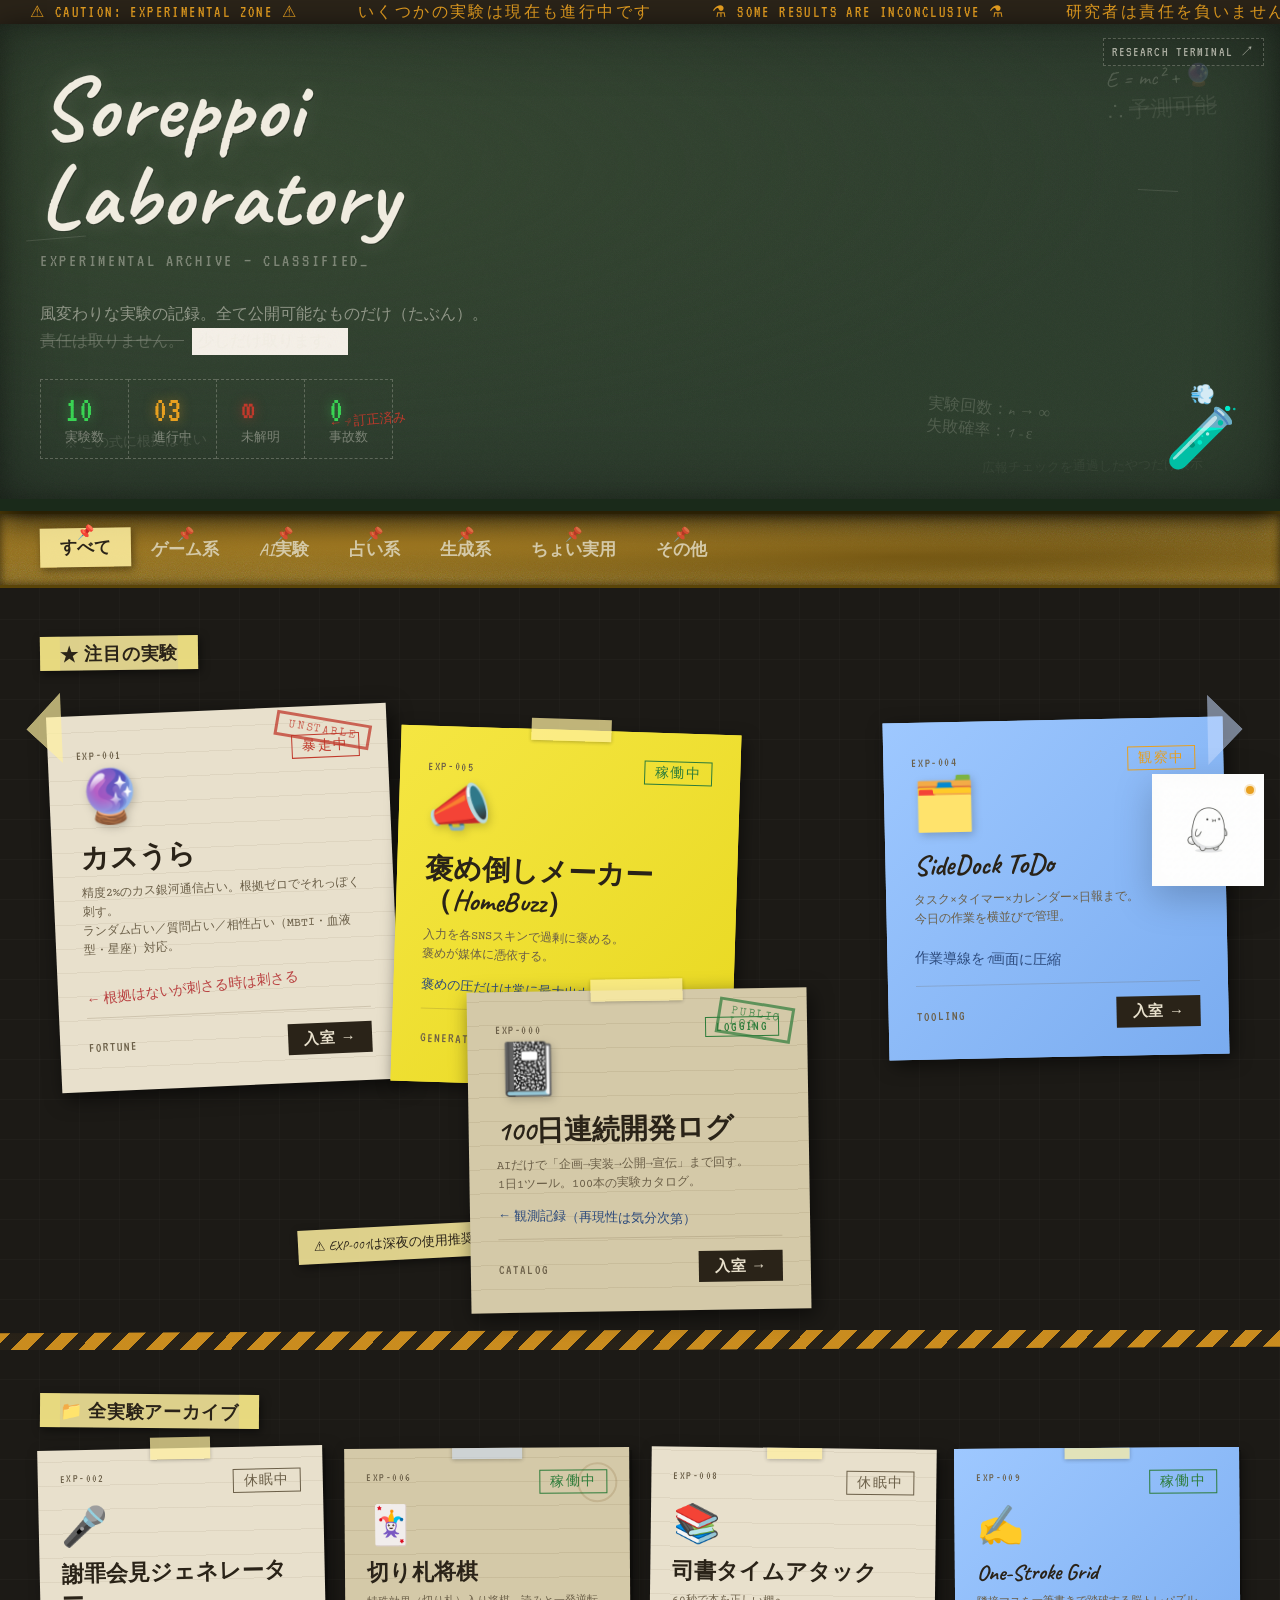
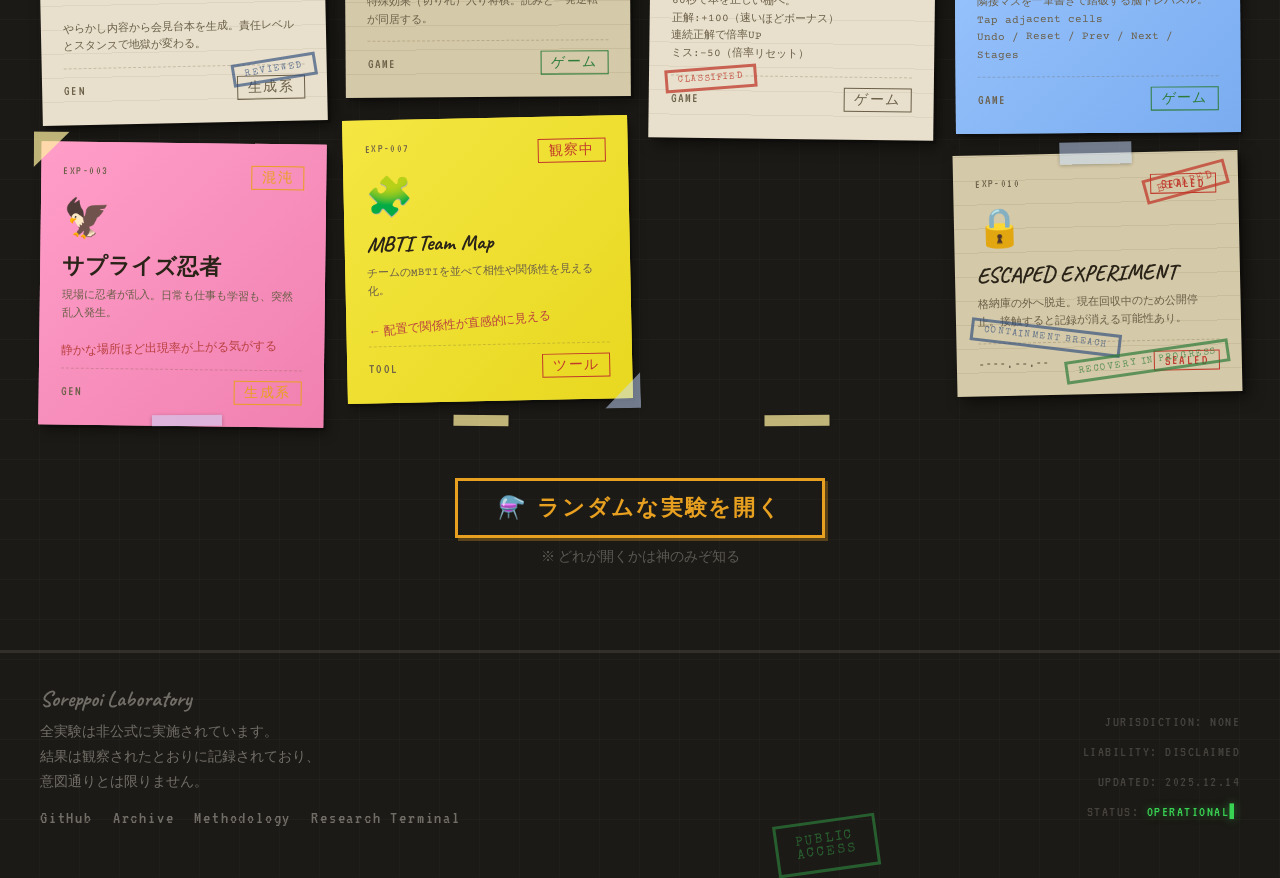
<file: index.html>
<!DOCTYPE html>
<html lang="ja">
<head>
<meta charset="UTF-8">
<meta name="viewport" content="width=device-width, initial-scale=1.0">
<title>SOREPPOI LABORATORY &#8212; CLASSIFIED EXPERIMENTS</title>
<link rel="preconnect" href="https://fonts.googleapis.com">
<link href="https://fonts.googleapis.com/css2?family=Special+Elite&family=Caveat:wght@400;600;700&family=VT323&family=Courier+Prime:ital,wght@0,400;0,700;1,400&display=swap" rel="stylesheet">
<link rel="stylesheet" href="./assets/mochimaru/mochimaru.css">
<style>
:root {
  --wall: #1c1a16;
  --wall2: #242018;
  --paper: #e8e0cc;
  --paper-aged: #d4c9a8;
  --paper-dark: #c2b48a;
  --ink: #2a2318;
  --ink-faded: #6b5f48;
  --tape: rgba(255,240,160,0.85);
  --tape-clear: rgba(200,220,255,0.6);
  --red-warn: #c0392b;
  --green-glow: #39d353;
  --amber: #e8a020;
  --chalk: #f0ece0;
  --chalk-dim: rgba(240,236,224,0.4);
  --shadow-deep: rgba(0,0,0,0.6);
}
*, *::before, *::after { box-sizing: border-box; margin: 0; padding: 0; }
html { scroll-behavior: smooth; }
body {
  background-color: var(--wall);
  background-image:
    repeating-linear-gradient(0deg, transparent, transparent 39px, rgba(255,255,255,0.025) 39px, rgba(255,255,255,0.025) 40px),
    repeating-linear-gradient(90deg, transparent, transparent 39px, rgba(255,255,255,0.015) 39px, rgba(255,255,255,0.015) 40px);
  color: var(--ink);
  font-family: 'Courier Prime', monospace;
  font-size: 13px;
  min-height: 100vh;
  overflow-x: hidden;
  cursor: url("data:image/svg+xml,%3Csvg xmlns='http://www.w3.org/2000/svg' width='20' height='20' viewBox='0 0 20 20'%3E%3Ccircle cx='10' cy='10' r='4' fill='none' stroke='%23e8a020' stroke-width='1.5'/%3E%3Cline x1='10' y1='1' x2='10' y2='7' stroke='%23e8a020' stroke-width='1.5'/%3E%3Cline x1='10' y1='13' x2='10' y2='19' stroke='%23e8a020' stroke-width='1.5'/%3E%3Cline x1='1' y1='10' x2='7' y2='10' stroke='%23e8a020' stroke-width='1.5'/%3E%3Cline x1='13' y1='10' x2='19' y2='10' stroke='%23e8a020' stroke-width='1.5'/%3E%3C/svg%3E") 10 10, crosshair;
}
.chalkboard {
  background: #2a3a2a;
  background-image: radial-gradient(ellipse at 20% 30%, rgba(60,80,50,0.4) 0%, transparent 60%), radial-gradient(ellipse at 80% 70%, rgba(40,60,40,0.3) 0%, transparent 50%);
  border-bottom: 12px solid #1a2a1a;
  box-shadow: inset 0 0 80px rgba(0,0,0,0.4), inset 0 0 20px rgba(0,0,0,0.3), 0 8px 30px rgba(0,0,0,0.8);
  padding: 40px; position: relative; overflow: hidden;
}
.chalkboard::before {
  content: ''; position: absolute; inset: 0;
  background-image: url("data:image/svg+xml,%3Csvg viewBox='0 0 400 400' xmlns='http://www.w3.org/2000/svg'%3E%3Cfilter id='n'%3E%3CfeTurbulence type='fractalNoise' baseFrequency='0.75' numOctaves='4' stitchTiles='stitch'/%3E%3C/filter%3E%3Crect width='100%25' height='100%25' filter='url(%23n)' opacity='0.07'/%3E%3C/svg%3E");
  background-size: 300px; pointer-events: none; opacity: 0.8;
}
.chalk-title {
  font-family: 'Caveat', cursive; font-size: clamp(36px, 7vw, 88px); font-weight: 700;
  color: var(--chalk); line-height: 1; letter-spacing: 0.02em;
  text-shadow: 0 0 20px rgba(240,236,224,0.15), 1px 1px 0 rgba(0,0,0,0.3);
  position: relative; margin-bottom: 12px;
  -webkit-text-stroke: 0.5px rgba(240,236,224,0.3);
  animation: glitch1 8s steps(1) infinite;
}
.chalk-subtitle { font-family: 'VT323', monospace; font-size: 18px; color: var(--chalk-dim); letter-spacing: 0.15em; margin-bottom: 32px; }
.chalk-formula { position: absolute; font-family: 'Caveat', cursive; color: rgba(240,236,224,0.18); pointer-events: none; line-height: 1.4; transform-origin: center; }
.chalk-line { position: absolute; background: rgba(240,236,224,0.12); pointer-events: none; }
.chalk-stats { display: flex; gap: 0; margin-top: 24px; position: relative; z-index: 1; }
.chalk-stat { padding: 12px 24px; border: 1px dashed rgba(240,236,224,0.25); border-right: none; }
.chalk-stat:last-child { border-right: 1px dashed rgba(240,236,224,0.25); }
.chalk-stat-num { font-family: 'VT323', monospace; font-size: 36px; color: var(--green-glow); line-height: 1; display: block; text-shadow: 0 0 12px rgba(57,211,83,0.5); }
.chalk-stat-label { font-family: 'Caveat', cursive; font-size: 13px; color: var(--chalk-dim); }
.cork-bar {
  background: #8b6914;
  background-image: radial-gradient(ellipse at 30% 40%, #a07820 0%, transparent 60%), radial-gradient(ellipse at 70% 60%, #6b5010 0%, transparent 50%), url("data:image/svg+xml,%3Csvg viewBox='0 0 200 200' xmlns='http://www.w3.org/2000/svg'%3E%3Cfilter id='n'%3E%3CfeTurbulence type='fractalNoise' baseFrequency='0.85' numOctaves='4'/%3E%3C/filter%3E%3Crect width='100%25' height='100%25' filter='url(%23n)' opacity='0.25'/%3E%3C/svg%3E");
  background-size: auto, auto, 150px; padding: 16px 40px; border-top: 3px solid #5a4408; border-bottom: 3px solid #5a4408;
  display: flex; align-items: center; gap: 0;
  box-shadow: inset 0 2px 8px rgba(0,0,0,0.4), inset 0 -2px 8px rgba(0,0,0,0.3); overflow-x: auto;
}
.pin-tag { background: none; border: none; cursor: pointer; padding: 8px 20px; position: relative; font-family: 'Caveat', cursive; font-size: 17px; font-weight: 600; color: var(--paper-aged); transition: transform 0.15s, color 0.15s; white-space: nowrap; }
.pin-tag::before { content: '\1F4CC'; position: absolute; top: -4px; left: 50%; transform: translateX(-50%); font-size: 14px; opacity: 0.7; transition: opacity 0.15s; }
.pin-tag.active { color: var(--ink); background: var(--tape); transform: rotate(-1deg) translateY(-2px); box-shadow: 2px 3px 8px rgba(0,0,0,0.4); }
.pin-tag.active::before { opacity: 1; }
.pin-tag:hover:not(.active) { transform: translateY(-3px); }
.lab-floor { padding: 0 40px 60px; position: relative; }
.section-tape { display: inline-block; background: var(--tape); font-family: 'Caveat', cursive; font-size: 18px; font-weight: 700; color: var(--ink); padding: 6px 20px 4px; transform: rotate(-0.8deg); box-shadow: 2px 3px 8px rgba(0,0,0,0.5); margin: 48px 0 20px; position: relative; letter-spacing: 0.05em; }
.section-tape::before, .section-tape::after { content: ''; position: absolute; top: 0; bottom: 0; width: 20px; background: rgba(255,240,100,0.6); opacity: 0.5; }
.section-tape::before { left: 0; }
.section-tape::after { right: 0; }
.scatter-area { position: relative; min-height: 600px; margin: 0 -10px 40px; }
.paper { background: var(--paper); background-image: repeating-linear-gradient(0deg, transparent, transparent 23px, rgba(100,80,50,0.08) 23px, rgba(100,80,50,0.08) 24px); box-shadow: 3px 3px 0 rgba(0,0,0,0.2), 6px 6px 15px rgba(0,0,0,0.5); position: relative; }
.paper-aged { background-color: var(--paper-aged); background-image: repeating-linear-gradient(0deg, transparent, transparent 23px, rgba(100,80,40,0.1) 23px, rgba(100,80,40,0.1) 24px); }
.tape-h { position: absolute; height: 22px; background: var(--tape); opacity: 0.85; left: 50%; transform: translateX(-50%); box-shadow: 0 1px 4px rgba(0,0,0,0.3); }
.tape-h.top { top: -11px; }
.tape-h.bottom { bottom: -11px; }
.tape-v { position: absolute; width: 22px; background: var(--tape); opacity: 0.85; top: 50%; transform: translateY(-50%); box-shadow: 1px 0 4px rgba(0,0,0,0.3); }
.tape-corner { position: absolute; width: 40px; height: 40px; background: var(--tape); opacity: 0.8; box-shadow: 1px 1px 4px rgba(0,0,0,0.3); }
.stamp { position: absolute; border: 3px solid; padding: 4px 10px; font-family: 'Special Elite', cursive; font-size: 11px; letter-spacing: 0.18em; text-transform: uppercase; transform-origin: center; pointer-events: none; }
.stamp-red { color: var(--red-warn); border-color: var(--red-warn); opacity: 0.75; }
.stamp-blue { color: #2c4a7c; border-color: #2c4a7c; opacity: 0.65; }
.stamp-green { color: #2d7c3a; border-color: #2d7c3a; opacity: 0.7; }
.warn-tape { background: repeating-linear-gradient(-45deg, var(--amber) 0px, var(--amber) 12px, var(--ink) 12px, var(--ink) 24px); height: 20px; width: 100%; opacity: 0.85; }
.feat-card { position: absolute; width: 340px; padding: 28px; cursor: pointer; transition: transform 0.25s cubic-bezier(0.34,1.56,0.64,1), box-shadow 0.25s; }
.feat-card:hover { z-index: 50 !important; box-shadow: 8px 8px 30px rgba(0,0,0,0.7) !important; }
.feat-card .card-num { font-family: 'VT323', monospace; font-size: 13px; color: var(--ink-faded); letter-spacing: 0.12em; margin-bottom: 10px; display: flex; justify-content: space-between; align-items: center; }
.feat-card .card-emoji { font-size: 52px; line-height: 1; margin: 8px 0 14px; display: block; filter: drop-shadow(2px 3px 4px rgba(0,0,0,0.2)); }
.feat-card .card-title { font-family: 'Caveat', cursive; font-size: 28px; font-weight: 700; color: var(--ink); line-height: 1.1; margin-bottom: 10px; }
.feat-card .card-note { font-family: 'Courier Prime', monospace; font-size: 12px; color: var(--ink-faded); line-height: 1.6; margin-bottom: 16px; }
.annotation { font-family: 'Caveat', cursive; font-size: 14px; color: #b94040; transform: rotate(-4deg); display: inline-block; margin: 6px 0; line-height: 1.3; }
.annotation-blue { font-family: 'Caveat', cursive; font-size: 13px; color: #2c4a7c; transform: rotate(2deg); display: inline-block; }
.strikethrough { text-decoration: line-through; opacity: 0.5; }
.correction { display: inline-block; background: #f5f0e8; padding: 1px 6px; margin-left: 4px; font-family: 'Caveat', cursive; }
.feat-card .card-footer { display: flex; justify-content: space-between; align-items: center; padding-top: 14px; border-top: 1px solid rgba(100,80,50,0.2); margin-top: 10px; }
.mini-badge { font-family: 'VT323', monospace; font-size: 14px; padding: 2px 10px; border: 1px solid; letter-spacing: 0.1em; }
.badge-active { color: #2d7c3a; border-color: #2d7c3a; }
.badge-danger { color: var(--red-warn); border-color: var(--red-warn); }
.badge-weird { color: var(--amber); border-color: var(--amber); }
.badge-dormant { color: var(--ink-faded); border-color: var(--ink-faded); }
.enter-btn { font-family: 'Caveat', cursive; font-size: 15px; font-weight: 700; background: var(--ink); color: var(--paper); border: none; padding: 6px 16px; cursor: pointer; transition: background 0.15s, transform 0.1s; text-decoration: none; display: inline-block; letter-spacing: 0.05em; }
.enter-btn:hover { background: #c0392b; transform: scale(1.03); }
.grid-section { columns: 4; column-gap: 20px; margin-bottom: 20px; }
@media (max-width: 1100px) { .grid-section { columns: 3; } }
@media (max-width: 800px) { .grid-section { columns: 2; } }
@media (max-width: 500px) { .grid-section { columns: 1; } }
.grid-card { break-inside: avoid; margin-bottom: 20px; padding: 22px; cursor: pointer; transition: transform 0.2s cubic-bezier(0.34,1.56,0.64,1), box-shadow 0.2s; position: relative; display: block; }
.grid-card:nth-child(3n+1) { transform: rotate(-1.2deg); }
.grid-card:nth-child(3n+2) { transform: rotate(0.7deg); }
.grid-card:nth-child(3n+3) { transform: rotate(-0.4deg); }
.grid-card:hover { transform: rotate(0deg) scale(1.04) !important; z-index: 10; box-shadow: 6px 6px 24px rgba(0,0,0,0.7) !important; }
.grid-card .card-num { font-family: 'VT323', monospace; font-size: 12px; color: var(--ink-faded); letter-spacing: 0.12em; margin-bottom: 8px; display: flex; justify-content: space-between; }
.grid-card .card-emoji { font-size: 38px; display: block; margin: 6px 0 10px; }
.grid-card .card-title { font-family: 'Caveat', cursive; font-size: 22px; font-weight: 700; color: var(--ink); line-height: 1.15; margin-bottom: 8px; }
.grid-card .card-note { font-family: 'Courier Prime', monospace; font-size: 11px; color: var(--ink-faded); line-height: 1.6; margin-bottom: 12px; }
.grid-card .card-footer { display: flex; justify-content: space-between; align-items: center; padding-top: 10px; border-top: 1px dashed rgba(100,80,50,0.25); margin-top: 6px; }
.card-date { font-family: 'VT323', monospace; font-size: 14px; color: var(--ink-faded); letter-spacing: 0.08em; }
.postit { background: #f5e642; background-image: linear-gradient(135deg, #f5e642 0%, #e8d820 100%); box-shadow: 2px 3px 0 rgba(0,0,0,0.2), 4px 6px 12px rgba(0,0,0,0.4); }
.postit .card-title { color: #2a2318; }
.postit .card-note { color: #6b5f48; }
.postit-pink { background: #ff9ec8; background-image: linear-gradient(135deg, #ff9ec8 0%, #f080b0 100%); }
.postit-blue { background: #9ec8ff; background-image: linear-gradient(135deg, #9ec8ff 0%, #7aacf0 100%); }
.coffee-ring { position: absolute; border-radius: 50%; border: 2px solid rgba(100,60,10,0.2); pointer-events: none; }
.beaker-wrap { position: absolute; bottom: 20px; right: 40px; font-size: 60px; pointer-events: none; user-select: none; }
.beaker-wrap::after { content: '\1F4A8'; position: absolute; top: -20px; left: 50%; transform: translateX(-50%); font-size: 20px; animation: bubble 2s ease-in-out infinite; }
@keyframes bubble { 0%, 100% { opacity: 0; transform: translateX(-50%) translateY(0); } 50% { opacity: 0.7; transform: translateX(-50%) translateY(-15px); } }
.random-btn-wrap { text-align: center; padding: 32px 0 24px; }
.random-btn { background: none; border: 3px solid var(--amber); color: var(--amber); font-family: 'Caveat', cursive; font-size: 22px; font-weight: 700; padding: 12px 40px; cursor: pointer; letter-spacing: 0.08em; position: relative; overflow: hidden; transition: all 0.15s; box-shadow: 3px 3px 0 rgba(232,160,32,0.3), inset 0 0 0 0 var(--amber); }
.random-btn::before { content: '\2697\FE0F'; margin-right: 10px; }
.random-btn:hover { background: var(--amber); color: var(--ink); box-shadow: 5px 5px 0 rgba(232,160,32,0.4); transform: translate(-2px, -2px); }
.random-btn:active { transform: translate(0,0); box-shadow: 1px 1px 0; }
.lab-footer { border-top: 3px solid rgba(240,236,224,0.1); padding: 32px 40px; display: flex; justify-content: space-between; align-items: flex-end; flex-wrap: wrap; gap: 20px; }
.footer-chalk { font-family: 'Caveat', cursive; color: var(--chalk-dim); }
.footer-chalk .big { font-size: 22px; font-weight: 700; margin-bottom: 6px; display: block; }
.footer-chalk .small { font-size: 14px; line-height: 1.8; display: block; }
.footer-stamp { transform: rotate(-8deg); }
.footer-links { display: flex; gap: 20px; font-family: 'VT323', monospace; font-size: 18px; letter-spacing: 0.1em; }
.footer-links a { color: var(--chalk-dim); text-decoration: none; transition: color 0.15s; }
.footer-links a:hover { color: var(--green-glow); }
@keyframes glitch1 { 0%, 96%, 100% { clip-path: none; transform: none; } 97% { clip-path: inset(30% 0 40% 0); transform: translate(-3px, 2px); } 98% { clip-path: inset(60% 0 10% 0); transform: translate(3px, -1px); } 99% { clip-path: inset(10% 0 70% 0); transform: translate(-2px, 3px); } }
@keyframes blink { 0%, 100% { opacity: 1; } 50% { opacity: 0; } }
.blink { animation: blink 1.1s step-end infinite; }
.reveal-card { opacity: 0; transform: translateY(20px) rotate(var(--rot, 0deg)); transition: opacity 0.5s ease, transform 0.5s cubic-bezier(0.34,1.36,0.64,1); }
.reveal-card.visible { opacity: 1; transform: translateY(0) rotate(var(--rot, 0deg)); }
.grid-card:nth-child(3n+1) { --rot: -1.2deg; }
.grid-card:nth-child(3n+2) { --rot: 0.7deg; }
.grid-card:nth-child(3n+3) { --rot: -0.4deg; }
.warning-banner { background: var(--ink); overflow: hidden; height: 24px; position: relative; }
.warning-scroll { display: flex; gap: 0; white-space: nowrap; animation: marquee 18s linear infinite; position: absolute; top: 0; }
@keyframes marquee { from { transform: translateX(0); } to { transform: translateX(-50%); } }
.warning-scroll span { font-family: 'VT323', monospace; font-size: 16px; color: var(--amber); padding: 2px 30px; letter-spacing: 0.15em; }
.grid-card:hover .hover-note { opacity: 1; transform: translateY(-4px); }
.hover-note { position: absolute; top: -36px; left: 50%; transform: translateX(-50%) translateY(0px); background: var(--tape); font-family: 'Caveat', cursive; font-size: 13px; color: var(--ink); padding: 4px 12px; white-space: nowrap; opacity: 0; transition: opacity 0.2s, transform 0.2s; pointer-events: none; box-shadow: 1px 2px 6px rgba(0,0,0,0.4); }
.mode-link { position: absolute; top: 14px; right: 16px; z-index: 3; }
.mode-link a { display: inline-block; font-family: 'VT323', monospace; font-size: 14px; letter-spacing: 0.08em; color: rgba(240,236,224,0.65); text-decoration: none; border: 1px dashed rgba(240,236,224,0.25); padding: 4px 8px; transition: all 0.15s ease; background: rgba(0,0,0,0.08); }
.mode-link a:hover { color: var(--green-glow); border-color: rgba(57,211,83,0.45); background: rgba(57,211,83,0.08); text-shadow: 0 0 8px rgba(57,211,83,0.3); }
.research-note {
  position: fixed;
  top: 0;
  left: 0;
  --note-r: 0deg;
  transform: translateY(6px) rotate(var(--note-r));
  font-family: 'Caveat', cursive;
  font-size: 14px;
  line-height: 1.2;
  background: #f5f0e8;
  color: var(--ink);
  border: 1px dashed rgba(100,80,50,0.25);
  box-shadow: 1px 2px 6px rgba(0,0,0,0.35);
  padding: 4px 12px;
  white-space: nowrap;
  opacity: 0;
  transition: opacity 0.2s ease, transform 0.22s ease;
  pointer-events: none;
  z-index: 60;
}
.research-note.show {
  opacity: 1;
  transform: translateY(0) rotate(var(--note-r));
}
.research-note.hide {
  opacity: 0;
  transform: translateY(6px) rotate(var(--note-r));
}
@media (max-width: 700px) {
  .chalkboard, .lab-floor { padding: 24px 20px; }
  .cork-bar { padding: 12px 20px; }
  .scatter-area { min-height: 1400px; }
  .feat-card { width: 280px; }
  .lab-footer { padding: 24px 20px; }
}
</style>
</head>
<body>
<div class="warning-banner"><div class="warning-scroll">
<span>&#9888; CAUTION: EXPERIMENTAL ZONE &#9888;</span><span>&#12356;&#12367;&#12388;&#12363;&#12398;&#23455;&#39443;&#12399;&#29694;&#22312;&#12418;&#36914;&#34892;&#20013;&#12391;&#12377;</span><span>&#9879; SOME RESULTS ARE INCONCLUSIVE &#9879;</span><span>&#30740;&#31350;&#32773;&#12399;&#36012;&#20219;&#12434;&#36000;&#12356;&#12414;&#12379;&#12435;</span><span>&#9888; ENTER AT OWN RISK &#9888;</span><span>THIS FACILITY OPERATES WITHOUT OVERSIGHT</span>
<span>&#9888; CAUTION: EXPERIMENTAL ZONE &#9888;</span><span>&#12356;&#12367;&#12388;&#12363;&#12398;&#23455;&#39443;&#12399;&#29694;&#22312;&#12418;&#36914;&#34892;&#20013;&#12391;&#12377;</span><span>&#9879; SOME RESULTS ARE INCONCLUSIVE &#9879;</span><span>&#30740;&#31350;&#32773;&#12399;&#36012;&#20219;&#12434;&#36000;&#12356;&#12414;&#12379;&#12435;</span><span>&#9888; ENTER AT OWN RISK &#9888;</span><span>THIS FACILITY OPERATES WITHOUT OVERSIGHT</span>
</div></div>
<div class="chalkboard">
<div class="mode-link"><a href="./devlog.html" aria-label="研究ログ / GitHub風ページ">RESEARCH TERMINAL &#8599;</a></div>
<div class="chalk-formula" style="right:5%;top:8%;font-size:22px;transform:rotate(-3deg);">E = mc&sup2; + &#128302;<br>&#8756; <span style="text-decoration:line-through;opacity:0.5;">予測可能</span></div>
<div class="chalk-formula" style="right:18%;bottom:12%;font-size:16px;transform:rotate(5deg);">実験回数：n &rarr; &infin;<br>失敗確率：1 - &epsilon;</div>
<div class="chalk-formula" style="left:5%;bottom:10%;font-size:14px;transform:rotate(-2deg);opacity:0.7;">※ この式に根拠はない</div>
<div class="chalk-formula" style="right:6%;bottom:5%;font-size:13px;transform:rotate(-1deg);opacity:0.33;">広報チェックを通過したやつだけ展示</div>
<div class="chalk-line" style="left:2%;top:45%;width:60px;height:1px;transform:rotate(-5deg);"></div>
<div class="chalk-line" style="right:8%;top:35%;width:40px;height:1px;transform:rotate(3deg);"></div>
<h1 class="chalk-title">Soreppoi<br>Laboratory</h1>
<div class="chalk-subtitle">EXPERIMENTAL ARCHIVE &mdash; CLASSIFIED<span class="blink">_</span></div>
<p style="font-family:'Caveat',cursive;color:rgba(240,236,224,0.5);font-size:16px;max-width:520px;line-height:1.6;margin-bottom:24px;">
風変わりな実験の記録。全て公開可能なものだけ（たぶん）。<br>
<span class="strikethrough">責任は取りません。</span>
<span class="correction">少しだけ取ります。</span>
</p>
<div class="chalk-stats">
<div class="chalk-stat"><span class="chalk-stat-num" id="expCount">09</span><span class="chalk-stat-label">実験数</span></div>
<div class="chalk-stat"><span class="chalk-stat-num" style="color:var(--amber);text-shadow:0 0 12px rgba(232,160,32,0.5);">03</span><span class="chalk-stat-label">進行中</span></div>
<div class="chalk-stat"><span class="chalk-stat-num" style="color:var(--red-warn);text-shadow:0 0 12px rgba(192,57,43,0.5);">&infin;</span><span class="chalk-stat-label">未解明</span></div>
<div class="chalk-stat"><span class="chalk-stat-num">0</span><span class="chalk-stat-label" style="position:relative;">事故数<span style="position:absolute;left:0;top:-18px;font-family:'Caveat',cursive;font-size:13px;color:var(--red-warn);transform:rotate(-5deg);white-space:nowrap;">&larr; <span class="strikethrough">7</span> 訂正済み</span></span></div>
</div>
<div class="beaker-wrap">&#129514;</div>
</div>

<div class="cork-bar">
<button class="pin-tag active" data-filter="all">すべて</button>
<button class="pin-tag" data-filter="game">ゲーム系</button>
<button class="pin-tag" data-filter="ai">AI実験</button>
<button class="pin-tag" data-filter="fortune">占い系</button>
<button class="pin-tag" data-filter="gen">生成系</button>
<button class="pin-tag" data-filter="tool">ちょい実用</button>
<button class="pin-tag" data-filter="misc">その他</button>
</div>

<div class="lab-floor">
<div class="section-tape">&#9733; 注目の実験</div>
<div class="scatter-area" id="scatterArea">

<div class="feat-card paper" style="top:20px;left:2%;transform:rotate(-2.5deg);z-index:5;box-shadow:4px 6px 20px rgba(0,0,0,0.6);" id="fc1" data-url="https://ryo909.github.io/kasu-ura/" tabindex="0" role="link">
<div class="tape-corner" style="top:-14px;left:-10px;transform:rotate(-45deg);width:50px;height:50px;background:var(--tape);opacity:0.8;clip-path:polygon(0 0,100% 0,0 100%);"></div>
<div class="card-num"><span>EXP-001</span><span class="mini-badge badge-danger">暴走中</span></div>
<span class="card-emoji">&#128302;</span>
<div class="card-title">カスうら</div>
<div class="card-note">精度2%のカス銀河通信占い。根拠ゼロでそれっぽく刺す。<br>ランダム占い／質問占い／相性占い（MBTI・血液型・星座）対応。</div>
<div class="annotation">&larr; 根拠はないが刺さる時は刺さる</div>
<div class="card-footer"><span class="card-date">FORTUNE</span><a href="https://ryo909.github.io/kasu-ura/" class="enter-btn" target="_blank" rel="noopener">入室 &rarr;</a></div>
<div class="stamp stamp-red" style="top:12px;right:16px;transform:rotate(12deg);">UNSTABLE</div>
</div>

<div class="feat-card postit" style="top:40px;left:30%;transform:rotate(1.8deg);z-index:6;box-shadow:3px 5px 16px rgba(0,0,0,0.5);" id="fc2" data-url="https://ryo909.github.io/homebuzz/" tabindex="0" role="link">
<div class="tape-h top" style="width:80px;"></div>
<div class="card-num"><span>EXP-005</span><span class="mini-badge badge-active">稼働中</span></div>
<span class="card-emoji">&#128227;</span>
<div class="card-title">褒め倒しメーカー（HomeBuzz）</div>
<div class="card-note">入力を各SNSスキンで過剰に褒める。<br>褒めが媒体に憑依する。</div>
<div class="annotation-blue" style="display:block;margin:8px 0;">褒めの圧だけは常に最大出力</div>
<div class="card-footer"><span class="card-date">GENERATOR</span><a href="https://ryo909.github.io/homebuzz/" class="enter-btn" target="_blank" rel="noopener">入室 &rarr;</a></div>
<div class="coffee-ring" style="width:55px;height:55px;bottom:-5px;right:20px;"></div>
</div>

<div class="feat-card postit postit-blue" style="top:30px;right:2%;transform:rotate(-1.2deg);z-index:4;box-shadow:4px 5px 18px rgba(0,0,0,0.55);" id="fc3" data-url="https://ryo909.github.io/task/" tabindex="0" role="link">
<div class="tape-corner" style="top:-12px;right:-10px;transform:rotate(45deg);width:50px;height:50px;background:var(--tape-clear);opacity:0.9;clip-path:polygon(100% 0,0 0,100% 100%);"></div>
<div class="card-num"><span>EXP-004</span><span class="mini-badge badge-weird">観察中</span></div>
<span class="card-emoji">&#128450;&#65039;</span>
<div class="card-title">SideDock ToDo</div>
<div class="card-note">タスク×タイマー×カレンダー×日報まで。<br>今日の作業を横並びで管理。</div>
<div class="annotation" style="color:#2c4a7c;transform:rotate(2deg);">作業導線を1画面に圧縮</div>
<div class="card-footer"><span class="card-date">TOOLING</span><a href="https://ryo909.github.io/task/" class="enter-btn" target="_blank" rel="noopener">入室 &rarr;</a></div>
</div>

<div class="feat-card paper paper-aged"
     style="top:300px;left:36%;transform:rotate(-0.9deg);z-index:7;box-shadow:4px 6px 20px rgba(0,0,0,0.55);"
     id="fc0"
     data-url="https://ryo909.github.io/ai-dev-exp-control/catalog/"
     tabindex="0"
     role="link">

  <div class="tape-h top" style="width:92px;"></div>

  <div class="card-num">
    <span>EXP-000</span>
    <span class="mini-badge badge-active">LOGGING</span>
  </div>

  <span class="card-emoji">📓</span>

  <div class="card-title">100日連続開発ログ</div>

  <div class="card-note">
    AIだけで「企画→実装→公開→宣伝」まで回す。<br>
    1日1ツール。100本の実験カタログ。
  </div>

  <div class="annotation-blue" style="display:block;margin:8px 0;">
    &larr; 観測記録（再現性は気分次第）
  </div>

  <div class="card-footer">
    <span class="card-date">CATALOG</span>
    <a href="https://ryo909.github.io/ai-dev-exp-control/catalog/"
       class="enter-btn"
       target="_blank"
       rel="noopener">入室 &rarr;</a>
  </div>

  <div class="stamp stamp-green" style="top:14px;right:14px;transform:rotate(10deg);">
    PUBLIC<br>LOG
  </div>
</div>
	
<div style="position:absolute;top:260px;left:12%;background:#f5f0e8;padding:12px 16px;transform:rotate(4deg);box-shadow:2px 3px 8px rgba(0,0,0,0.5);z-index:3;font-family:'Caveat',cursive;font-size:15px;color:var(--ink-faded);max-width:160px;line-height:1.5;">
&#128161; 新実験は<br>毎月追加予定<br><span style="font-size:12px;opacity:0.6;">&larr; たぶん</span>
</div>
<div style="position:absolute;bottom:30px;left:22%;background:var(--tape);padding:8px 16px;transform:rotate(-3deg);box-shadow:2px 3px 8px rgba(0,0,0,0.5);z-index:3;font-family:'Caveat',cursive;font-size:13px;color:var(--ink);max-width:200px;">
&#9888; EXP-001は深夜の使用推奨
</div>
<div style="position:absolute;top:200px;right:6%;background:#f5e642;padding:10px 14px;transform:rotate(6deg);box-shadow:2px 3px 8px rgba(0,0,0,0.5);z-index:3;font-family:'Caveat',cursive;font-size:14px;color:var(--ink);max-width:150px;line-height:1.5;">
全部無料です<br>（当然）
</div>
</div>

<div style="margin: 32px -40px; overflow:hidden;"><div class="warn-tape" style="transform:rotate(-0.3deg);"></div></div>

<div class="section-tape" style="transform:rotate(0.5deg);margin-top:12px;">&#128193; 全実験アーカイブ</div>
<div class="grid-section" id="gridSection">

<div class="paper grid-card reveal-card" data-cat="gen" data-url="https://ryo909.github.io/apologize/" tabindex="0" role="link">
<div class="hover-note">会見を開く</div>
<div class="tape-h top" style="width:60px;"></div>
<div class="card-num"><span>EXP-002</span><span class="mini-badge badge-dormant">休眠中</span></div>
<span class="card-emoji">&#127908;</span>
<div class="card-title">謝罪会見ジェネレーター</div>
<div class="card-note">やらかし内容から会見台本を生成。責任レベルとスタンスで地獄が変わる。</div>
<div class="stamp stamp-blue" style="bottom:40px;right:10px;transform:rotate(-8deg);font-size:9px;">REVIEWED</div>
<div class="card-footer"><span class="card-date">GEN</span><span class="mini-badge badge-dormant">生成系</span></div>
</div>

<div class="postit postit-pink grid-card reveal-card" data-cat="gen" data-url="https://ryo909.github.io/Surprise-Ninja/" tabindex="0" role="link">
<div class="hover-note">忍者を呼ぶ</div>
<div class="tape-corner" style="top:-10px;left:-8px;width:36px;height:36px;background:var(--tape);clip-path:polygon(0 0,100% 0,0 100%);opacity:0.85;"></div>
<div class="card-num"><span>EXP-003</span><span class="mini-badge badge-weird">混沌</span></div>
<span class="card-emoji">&#129413;</span>
<div class="card-title">サプライズ忍者</div>
<div class="card-note">現場に忍者が乱入。日常も仕事も学習も、突然乱入発生。</div>
<div class="annotation" style="font-size:12px;transform:rotate(-2deg);">静かな場所ほど出現率が上がる気がする</div>
<div class="card-footer"><span class="card-date">GEN</span><span class="mini-badge badge-weird">生成系</span></div>
</div>

<div class="paper paper-aged grid-card reveal-card" data-cat="game" data-url="https://ryo909.github.io/shogi/" tabindex="0" role="link">
<div class="hover-note">対局開始</div>
<div class="tape-h top" style="width:70px;background:var(--tape-clear);"></div>
<div class="card-num"><span>EXP-006</span><span class="mini-badge badge-active">稼働中</span></div>
<span class="card-emoji">&#127183;</span>
<div class="card-title">切り札将棋</div>
<div class="card-note">特殊効果（切り札）入り将棋。読みと一発逆転が同居する。</div>
<div class="card-footer"><span class="card-date">GAME</span><span class="mini-badge badge-active">ゲーム</span></div>
<div class="coffee-ring" style="width:40px;height:40px;top:15px;right:12px;border-color:rgba(100,60,10,0.15);"></div>
</div>

<div class="postit grid-card reveal-card" data-cat="tool" data-url="https://ryo909.github.io/mbti2/" tabindex="0" role="link">
<div class="hover-note">マップ作成</div>
<div class="tape-corner" style="bottom:-10px;right:-8px;width:36px;height:36px;background:var(--tape-clear);clip-path:polygon(100% 0,100% 100%,0 100%);opacity:0.85;"></div>
<div class="card-num"><span>EXP-007</span><span class="mini-badge badge-danger">観察中</span></div>
<span class="card-emoji">&#129513;</span>
<div class="card-title">MBTI Team Map</div>
<div class="card-note">チームのMBTIを並べて相性や関係性を見える化。</div>
<div class="annotation" style="font-size:12px;">&larr; 配置で関係性が直感的に見える</div>
<div class="card-footer"><span class="card-date">TOOL</span><span class="mini-badge badge-danger">ツール</span></div>
</div>

<div class="paper grid-card reveal-card" style="padding-bottom:28px;" data-cat="game" data-url="https://ryo909.github.io/katazuke/" tabindex="0" role="link">
<div class="hover-note">仕分け開始</div>
<div class="tape-h top" style="width:55px;"></div>
<div class="card-num"><span>EXP-008</span><span class="mini-badge badge-dormant">休眠中</span></div>
<span class="card-emoji">&#128218;</span>
<div class="card-title">司書タイムアタック</div>
<div class="card-note">60秒で本を正しい棚へ。<br>正解:+100（速いほどボーナス）<br>連続正解で倍率UP<br>ミス:-50（倍率リセット）</div>
<div class="stamp stamp-red" style="top:auto;bottom:48px;left:16px;transform:rotate(-5deg);font-size:9px;">CLASSIFIED</div>
<div class="card-footer"><span class="card-date">GAME</span><span class="mini-badge badge-dormant">ゲーム</span></div>
</div>

<div class="postit postit-blue grid-card reveal-card" data-cat="game" data-url="https://ryo909.github.io/hitohude/" tabindex="0" role="link">
<div class="hover-note">パズル開始</div>
<div class="tape-h top" style="width:65px;background:var(--tape);"></div>
<div class="card-num"><span>EXP-009</span><span class="mini-badge badge-active">稼働中</span></div>
<span class="card-emoji">&#9997;&#65039;</span>
<div class="card-title">One-Stroke Grid</div>
<div class="card-note">隣接マスを一筆書きで踏破する脳トレパズル。<br>Tap adjacent cells<br>Undo / Reset / Prev / Next / Stages</div>
<div class="card-footer"><span class="card-date">GAME</span><span class="mini-badge badge-active">ゲーム</span></div>
</div>

<div class="paper paper-aged grid-card reveal-card" data-cat="misc" data-dummy="1">
<div class="hover-note">回収中。触らないで</div>
<div class="tape-h top" style="width:72px;background:var(--tape-clear);"></div>
<div class="card-num"><span>EXP-010</span><span class="mini-badge badge-danger">SEALED</span></div>
<span class="card-emoji">&#128274;</span>
<div class="card-title">ESCAPED EXPERIMENT</div>
<div class="card-note">格納庫の外へ脱走。現在回収中のため公開停止。接触すると記録が消える可能性あり。</div>
<div class="stamp stamp-red" style="top:18px;right:10px;transform:rotate(-14deg);">ESCAPED</div>
<div class="stamp stamp-blue" style="bottom:46px;left:14px;transform:rotate(8deg);font-size:9px;">CONTAINMENT BREACH</div>
<div class="stamp stamp-green" style="bottom:20px;right:12px;transform:rotate(-7deg);font-size:9px;">RECOVERY IN PROGRESS</div>
<div class="card-footer"><span class="card-date">----.--.--</span><span class="mini-badge badge-danger">SEALED</span></div>
</div>

</div>

<div class="random-btn-wrap">
<button class="random-btn" id="randomBtn">ランダムな実験を開く</button>
<div style="font-family:'Caveat',cursive;color:rgba(240,236,224,0.3);font-size:14px;margin-top:10px;">※ どれが開くかは神のみぞ知る</div>
</div>
</div>

<footer class="lab-footer">
<div class="footer-chalk">
<span class="big">Soreppoi Laboratory</span>
<span class="small">全実験は非公式に実施されています。<br>結果は観察されたとおりに記録されており、<br>意図通りとは限りません。</span>
<div class="footer-links" style="margin-top:14px;">
<a href="#">GitHub</a>
<a href="#">Archive</a>
<a href="#">Methodology</a>
<a href="./devlog.html">Research Terminal</a>
</div>
</div>
<div class="footer-stamp"><div class="stamp stamp-green" style="font-size:13px;padding:10px 18px;">PUBLIC<br>ACCESS</div></div>
<div style="text-align:right;font-family:'VT323',monospace;font-size:15px;color:rgba(240,236,224,0.2);line-height:2;letter-spacing:0.1em;">
<div>JURISDICTION: NONE</div>
<div>LIABILITY: DISCLAIMED</div>
<div>UPDATED: 2025.12.14</div>
<div>STATUS: <span style="color:var(--green-glow);text-shadow:0 0 8px rgba(57,211,83,0.5);">OPERATIONAL<span class="blink">&#9612;</span></span></div>
</div>
</footer>

<script>
document.querySelectorAll('.feat-card').forEach(function(card) {
  var baseTransform = card.style.transform;
  card.addEventListener('mouseenter', function() {
    card.style.transform = baseTransform.replace(/rotate\([^)]+\)/, 'rotate(0deg)') + ' scale(1.03)';
  });
  card.addEventListener('mouseleave', function() {
    card.style.transform = baseTransform;
  });
});

document.querySelectorAll('.pin-tag').forEach(function(btn) {
  btn.addEventListener('click', function() {
    document.querySelectorAll('.pin-tag').forEach(function(b) { b.classList.remove('active'); });
    btn.classList.add('active');
    var filter = btn.dataset.filter;
    document.querySelectorAll('.grid-card').forEach(function(card) {
      var cat = card.dataset.cat;
      card.style.display = (filter === 'all' || cat === filter) ? '' : 'none';
    });
    hideAllResearchNotes();
  });
});

var revealEls = document.querySelectorAll('.reveal-card');
var observer = new IntersectionObserver(function(entries) {
  entries.forEach(function(e) {
    if (e.isIntersecting) {
      setTimeout(function() { e.target.classList.add('visible'); }, 60);
      observer.unobserve(e.target);
    }
  });
}, { threshold: 0.05 });
revealEls.forEach(function(el) { observer.observe(el); });
revealEls.forEach(function(el, i) {
  if (el.getBoundingClientRect().top < window.innerHeight) {
    setTimeout(function() { el.classList.add('visible'); }, 100 + i * 80);
  }
});

var allCards = [].slice.call(document.querySelectorAll('.feat-card, .grid-card'));
document.getElementById('randomBtn').addEventListener('click', function() {
  var visibleCards = allCards.filter(function(card) { return card.offsetParent !== null; });
  if (visibleCards.length === 0) return;
  var pick = visibleCards[Math.floor(Math.random() * visibleCards.length)];
  pick.scrollIntoView({ behavior: 'smooth', block: 'center' });
  pick.style.transition = 'box-shadow 0.2s, transform 0.2s';
  var orig = pick.style.transform;
  pick.style.transform = (orig || '') + ' scale(1.08)';
  pick.style.boxShadow = '0 0 0 3px var(--amber), 8px 8px 30px rgba(0,0,0,0.8)';
  setTimeout(function() { pick.style.transform = orig; pick.style.boxShadow = ''; }, 1200);
});

var counter = document.getElementById('expCount');
var i = 0;
var final = document.querySelectorAll('.feat-card, .grid-card:not([data-dummy=\"1\"])').length;
var scramble = setInterval(function() {
  counter.textContent = String(Math.floor(Math.random() * 99)).padStart(2, '0');
  i++;
  if (i > 12) { clearInterval(scramble); counter.textContent = String(final).padStart(2, '0'); }
}, 80);

var researchNotes = [
  '再現性：低い',
  '根拠：ない',
  'たぶん仕様',
  '深夜にだけ動く',
  '動いたのでヨシ',
  '観察者の気分で変わる',
  '結果は参考程度',
  'いったん公開',
  'バグかもしれない',
  '倫理審査：未実施',
  '検証：明日やる',
  '修正：来世',
  'なぜかウケる',
  '記録：適当',
  '供給過多',
  '実験班は解散済み',
  '収容中',
  '取扱注意',
  '逆に正しい可能性',
  '未解明',
  'アクセス拒否',
  'CLASSIFIED',
  '内部検証のみ',
  '観測範囲外'
];

var dummyNotes = ['回収中', '触らないで', '封鎖中', '接触禁止'];
var noteState = new WeakMap();
function getNoteState(card) {
  var s = noteState.get(card);
  if (!s) {
    s = { noteText: null, hideTimer: null, removeTimer: null, hovering: false, noteEl: null };
    noteState.set(card, s);
  }
  return s;
}
function noteKey(card) {
  var numEl = card.querySelector('.card-num span');
  return card.id || card.getAttribute('data-url') || card.getAttribute('data-cat') || (numEl ? numEl.textContent : '');
}
function hashNote(str) {
  var h = 0;
  for (var i = 0; i < str.length; i++) h = ((h << 5) - h + str.charCodeAt(i)) | 0;
  return Math.abs(h);
}
function clearNoteTimers(state) {
  if (state.hideTimer) clearTimeout(state.hideTimer);
  if (state.removeTimer) clearTimeout(state.removeTimer);
  state.hideTimer = null;
  state.removeTimer = null;
}
function clamp(v, min, max) {
  return Math.min(max, Math.max(min, v));
}
function buildCandidate(cardRect, noteW, noteH, pos, margin, vw, vh) {
  var rawX = 0;
  var rawY = 0;
  if (pos === 'top') {
    rawX = cardRect.left + (cardRect.width - noteW) / 2;
    rawY = cardRect.top - noteH - 10;
  } else if (pos === 'bottom') {
    rawX = cardRect.left + (cardRect.width - noteW) / 2;
    rawY = cardRect.bottom + 10;
  } else if (pos === 'left') {
    rawX = cardRect.left - noteW - 10;
    rawY = cardRect.top + (cardRect.height - noteH) / 2;
  } else {
    rawX = cardRect.right + 10;
    rawY = cardRect.top + (cardRect.height - noteH) / 2;
  }
  var outside =
    Math.max(0, margin - rawX) +
    Math.max(0, margin - rawY) +
    Math.max(0, rawX + noteW - (vw - margin)) +
    Math.max(0, rawY + noteH - (vh - margin));
  var maxX = Math.max(margin, vw - noteW - margin);
  var maxY = Math.max(margin, vh - noteH - margin);
  var x = clamp(rawX, margin, maxX);
  var y = clamp(rawY, margin, maxY);
  return {
    pos: pos,
    x: x,
    y: y,
    outside: outside,
    rect: { left: x, top: y, right: x + noteW, bottom: y + noteH }
  };
}
function overlapArea(a, b) {
  var w = Math.max(0, Math.min(a.right, b.right) - Math.max(a.left, b.left));
  var h = Math.max(0, Math.min(a.bottom, b.bottom) - Math.max(a.top, b.top));
  return w * h;
}
function totalOverlap(rect, otherRects) {
  var total = 0;
  otherRects.forEach(function(r) { total += overlapArea(rect, r); });
  return total;
}
function choosePlacement(cardRect, noteW, noteH, key, note) {
  var margin = 8;
  var vw = window.innerWidth;
  var vh = window.innerHeight;
  var order = ['top', 'right', 'bottom', 'left'];
  var shift = hashNote(key + '-pos') % order.length;
  var positions = order.slice(shift).concat(order.slice(0, shift));
  var otherRects = [].slice.call(document.querySelectorAll('.research-note.show'))
    .filter(function(el) { return el !== note; })
    .map(function(el) {
      var r = el.getBoundingClientRect();
      return { left: r.left, top: r.top, right: r.right, bottom: r.bottom };
    });
  var scored = positions.map(function(pos) {
    var c = buildCandidate(cardRect, noteW, noteH, pos, margin, vw, vh);
    c.overlap = totalOverlap(c.rect, otherRects);
    return c;
  });
  var perfect = scored.find(function(c) { return c.outside === 0 && c.overlap === 0; });
  if (perfect) return perfect;
  var inView = scored
    .filter(function(c) { return c.outside === 0; })
    .sort(function(a, b) { return a.overlap - b.overlap; })[0];
  if (inView) return inView;
  var noOverlap = scored
    .filter(function(c) { return c.overlap === 0; })
    .sort(function(a, b) { return a.outside - b.outside; })[0];
  if (noOverlap) return noOverlap;
  return scored.find(function(c) { return c.pos === 'top'; }) || scored[0];
}
function pickNoteText(card, state) {
  if (state.noteText) return state.noteText;
  var key = noteKey(card);
  var pool = card.getAttribute('data-dummy') === '1' ? dummyNotes : researchNotes;
  state.noteText = pool[hashNote(key + '-note') % pool.length];
  return state.noteText;
}
function hideAllResearchNotes() {
  document.querySelectorAll('.research-note').forEach(function(note) {
    note.classList.remove('show');
    note.classList.add('hide');
    setTimeout(function() {
      if (note.parentNode) note.parentNode.removeChild(note);
    }, 240);
  });
}
function hideNote(card) {
  var state = getNoteState(card);
  var note = state.noteEl;
  state.hovering = false;
  clearNoteTimers(state);
  if (!note || !note.parentNode) {
    state.noteEl = null;
    return;
  }
  note.classList.remove('show');
  note.classList.add('hide');
  state.removeTimer = setTimeout(function() {
    if (note.parentNode) note.parentNode.removeChild(note);
    if (state.noteEl === note) state.noteEl = null;
  }, 240);
}
function scheduleAutoHide(card) {
  var state = getNoteState(card);
  if (state.hovering) return;
  var ttl = 2000 + (hashNote(noteKey(card) + '-ttl') % 2000);
  state.hideTimer = setTimeout(function() {
    if (!state.hovering) hideNote(card);
  }, ttl);
}
function showNote(card, keepOnHover) {
  var state = getNoteState(card);
  state.hovering = !!keepOnHover;
  clearNoteTimers(state);
  var note = state.noteEl;
  if (!note) {
    note = document.createElement('div');
    note.className = 'research-note';
    document.body.appendChild(note);
    state.noteEl = note;
  } else if (!note.parentNode) {
    document.body.appendChild(note);
  }
  var key = noteKey(card);
  note.textContent = pickNoteText(card, state);
  note.style.setProperty('--note-r', ((hashNote(key + '-rot') % 9) - 4) + 'deg');
  note.style.visibility = 'hidden';
  note.style.left = '-9999px';
  note.style.top = '-9999px';
  note.classList.remove('hide');
  note.classList.remove('show');
  var rect = card.getBoundingClientRect();
  var placement = choosePlacement(rect, note.offsetWidth, note.offsetHeight, key, note);
  note.style.left = Math.round(placement.x) + 'px';
  note.style.top = Math.round(placement.y) + 'px';
  note.style.visibility = 'visible';
  requestAnimationFrame(function() { note.classList.add('show'); });
  scheduleAutoHide(card);
}

document.querySelectorAll('.feat-card, .grid-card').forEach(function(card) {
  card.addEventListener('mouseenter', function() {
    showNote(card, true);
  });
  card.addEventListener('mouseleave', function() {
    hideNote(card);
  });
  card.addEventListener('click', function(e) {
    if (e.target && e.target.closest && e.target.closest('a')) return;
    showNote(card, false);
  });
});

window.addEventListener('resize', hideAllResearchNotes);
window.addEventListener('scroll', hideAllResearchNotes, { passive: true });

document.querySelectorAll('.grid-card[data-url], .feat-card[data-url]').forEach(function(card) {
  card.addEventListener('click', function(e) {
    if (e.target && e.target.closest && e.target.closest('a')) return;
    if (!card.dataset.url) return;
    window.open(card.dataset.url, '_blank', 'noopener');
  });
  card.addEventListener('keydown', function(e) {
    if (e.key !== 'Enter') return;
    if (e.target && e.target.closest && e.target.closest('a')) return;
    if (!card.dataset.url) return;
    e.preventDefault();
    window.open(card.dataset.url, '_blank', 'noopener');
  });
});
</script>
<script type="module" src="./assets/mochimaru/mochimaru-app.js"></script>
</body>
</html>
</file>
<file: assets/mochimaru/mochimaru.css>
.mochimaru-root {
  --mochi-paper: rgba(245, 240, 232, 0.96);
  --mochi-ink: #2a2318;
  --mochi-ink-soft: #6b5f48;
  --mochi-accent: #e8a020;
  --mochi-line: rgba(100, 80, 50, 0.2);
  --mochi-shadow: 0 18px 42px rgba(0, 0, 0, 0.32);
  position: fixed;
  right: max(16px, env(safe-area-inset-right));
  bottom: calc(14px + env(safe-area-inset-bottom));
  z-index: 140;
  display: flex;
  flex-direction: column;
  align-items: flex-end;
  gap: 10px;
  pointer-events: none;
  font-family: "Courier Prime", monospace;
}

.mochimaru-root * {
  box-sizing: border-box;
}

.mochimaru-root[data-theme="github"] {
  --mochi-paper: rgba(255, 255, 255, 0.98);
  --mochi-ink: #1f2328;
  --mochi-ink-soft: #636e7b;
  --mochi-line: rgba(31, 35, 40, 0.12);
  --mochi-shadow: 0 20px 45px rgba(31, 35, 40, 0.14);
}

.mochimaru-live {
  max-width: min(270px, calc(100vw - 32px));
  background: var(--mochi-paper);
  color: var(--mochi-ink);
  border: 1px dashed var(--mochi-line);
  border-radius: 18px;
  padding: 10px 14px;
  box-shadow: 0 10px 22px rgba(0, 0, 0, 0.18);
  font-family: "Caveat", cursive;
  font-size: 18px;
  line-height: 1.25;
  opacity: 0;
  transform: translateY(8px) scale(0.98);
  transition: opacity 0.2s ease, transform 0.22s ease;
  pointer-events: none;
}

.mochimaru-live.is-visible {
  opacity: 1;
  transform: translateY(0) scale(1);
}

.mochimaru-panel {
  width: min(340px, calc(100vw - 24px));
  background: linear-gradient(180deg, rgba(255, 250, 238, 0.98), var(--mochi-paper));
  color: var(--mochi-ink);
  border: 1px solid rgba(232, 160, 32, 0.3);
  border-radius: 22px;
  box-shadow: var(--mochi-shadow);
  overflow: hidden;
  pointer-events: auto;
  opacity: 0;
  transform: translateY(10px) scale(0.98);
  visibility: hidden;
  transition: opacity 0.18s ease, transform 0.18s ease, visibility 0.18s ease;
}

.mochimaru-root[data-open="true"] .mochimaru-panel {
  opacity: 1;
  transform: translateY(0) scale(1);
  visibility: visible;
}

.mochimaru-panel-header {
  display: flex;
  align-items: flex-start;
  justify-content: space-between;
  gap: 10px;
  padding: 14px 16px 10px;
  border-bottom: 1px dashed var(--mochi-line);
}

.mochimaru-title-wrap {
  display: flex;
  flex-direction: column;
  gap: 6px;
}

.mochimaru-title {
  display: flex;
  align-items: center;
  gap: 8px;
  font-family: "Caveat", cursive;
  font-size: 24px;
  line-height: 1;
}

.mochimaru-mode {
  width: fit-content;
  padding: 4px 10px;
  border-radius: 999px;
  background: rgba(232, 160, 32, 0.14);
  border: 1px solid rgba(232, 160, 32, 0.22);
  font-family: "VT323", monospace;
  font-size: 18px;
  letter-spacing: 0.06em;
  color: var(--mochi-ink-soft);
}

.mochimaru-mode[data-mode="full"] {
  background: rgba(57, 211, 83, 0.12);
  border-color: rgba(57, 211, 83, 0.24);
  color: #1f6b2e;
}

.mochimaru-mode[data-mode="basic"] {
  background: rgba(232, 160, 32, 0.12);
}

.mochimaru-mode[data-mode="checking"] {
  background: rgba(44, 74, 124, 0.1);
  border-color: rgba(44, 74, 124, 0.18);
  color: #2c4a7c;
}

.mochimaru-close {
  border: none;
  background: transparent;
  color: var(--mochi-ink-soft);
  font-size: 18px;
  cursor: pointer;
  padding: 4px;
  line-height: 1;
}

.mochimaru-panel-body {
  display: grid;
  gap: 14px;
  padding: 14px 16px 16px;
}

.mochimaru-speech {
  background: rgba(255, 255, 255, 0.54);
  border: 1px dashed var(--mochi-line);
  border-radius: 16px;
  padding: 12px 14px;
  min-height: 74px;
}

.mochimaru-speech-label {
  display: block;
  margin-bottom: 6px;
  font-family: "VT323", monospace;
  font-size: 17px;
  letter-spacing: 0.08em;
  color: var(--mochi-ink-soft);
}

.mochimaru-speech-text {
  font-family: "Caveat", cursive;
  font-size: 23px;
  line-height: 1.22;
}

.mochimaru-controls {
  display: flex;
  align-items: center;
  justify-content: space-between;
  gap: 12px;
  flex-wrap: wrap;
}

.mochimaru-toggle {
  display: inline-flex;
  align-items: center;
  gap: 8px;
  font-size: 12px;
  color: var(--mochi-ink-soft);
}

.mochimaru-toggle input {
  accent-color: var(--mochi-accent);
}

.mochimaru-subcopy {
  font-size: 12px;
  color: var(--mochi-ink-soft);
  line-height: 1.5;
}

.mochimaru-shortcuts {
  display: grid;
  grid-template-columns: repeat(2, minmax(0, 1fr));
  gap: 8px;
}

.mochimaru-action,
.mochimaru-submit {
  border: 1px solid rgba(232, 160, 32, 0.28);
  background: rgba(255, 248, 230, 0.78);
  color: var(--mochi-ink);
  border-radius: 14px;
  padding: 9px 12px;
  font-family: "Caveat", cursive;
  font-size: 18px;
  line-height: 1.1;
  cursor: pointer;
  transition: transform 0.12s ease, box-shadow 0.12s ease, background 0.12s ease;
}

.mochimaru-action:hover,
.mochimaru-submit:hover,
.mochimaru-dock:hover {
  transform: translateY(-1px);
  box-shadow: 0 7px 14px rgba(0, 0, 0, 0.14);
}

.mochimaru-ai {
  display: none;
  gap: 8px;
}

.mochimaru-root[data-mode="full"] .mochimaru-ai {
  display: grid;
}

.mochimaru-ai-row {
  display: flex;
  gap: 8px;
}

.mochimaru-input {
  flex: 1;
  min-width: 0;
  border: 1px solid var(--mochi-line);
  border-radius: 14px;
  padding: 10px 12px;
  background: rgba(255, 255, 255, 0.78);
  color: var(--mochi-ink);
  font-size: 13px;
}

.mochimaru-submit {
  white-space: nowrap;
}

.mochimaru-footer-note {
  font-size: 11px;
  color: var(--mochi-ink-soft);
  line-height: 1.5;
}

.mochimaru-dock {
  pointer-events: auto;
  position: relative;
  width: min(112px, 26vw);
  aspect-ratio: 1 / 1;
  border: none;
  background: transparent;
  cursor: pointer;
  padding: 0;
}

.mochimaru-shadow {
  position: absolute;
  left: 20%;
  right: 20%;
  bottom: 9px;
  height: 14px;
  background: radial-gradient(circle, rgba(0, 0, 0, 0.34) 0%, rgba(0, 0, 0, 0.08) 60%, transparent 75%);
  filter: blur(3px);
}

.mochimaru-body {
  position: absolute;
  inset: 0;
  display: grid;
  place-items: center;
  animation: mochi-float 3.8s ease-in-out infinite;
}

.mochimaru-body img {
  width: 100%;
  height: 100%;
  object-fit: contain;
  filter: drop-shadow(0 12px 18px rgba(0, 0, 0, 0.2));
  user-select: none;
  -webkit-user-drag: none;
}

.mochimaru-root[data-speaking="true"] .mochimaru-body {
  animation-duration: 2.3s;
}

.mochimaru-status-dot {
  position: absolute;
  top: 10px;
  right: 8px;
  width: 12px;
  height: 12px;
  border-radius: 999px;
  border: 2px solid rgba(255, 255, 255, 0.75);
  box-shadow: 0 0 0 4px rgba(255, 255, 255, 0.25);
  background: var(--mochi-accent);
}

.mochimaru-root[data-mode="full"] .mochimaru-status-dot {
  background: #39d353;
}

.mochimaru-root[data-mode="checking"] .mochimaru-status-dot {
  background: #2c4a7c;
}

.mochimaru-root[data-open="true"] .mochimaru-dock {
  transform: translateY(-1px);
}

.mochimaru-panel-anchor {
  display: contents;
}

@keyframes mochi-float {
  0%, 100% { transform: translateY(0); }
  50% { transform: translateY(-4px); }
}

@media (max-width: 720px) {
  .mochimaru-root {
    right: max(10px, env(safe-area-inset-right));
    bottom: calc(10px + env(safe-area-inset-bottom));
  }

  .mochimaru-panel {
    width: min(320px, calc(100vw - 18px));
  }

  .mochimaru-dock {
    width: min(92px, 25vw);
  }

  .mochimaru-shortcuts {
    grid-template-columns: 1fr;
  }
}
</file>
